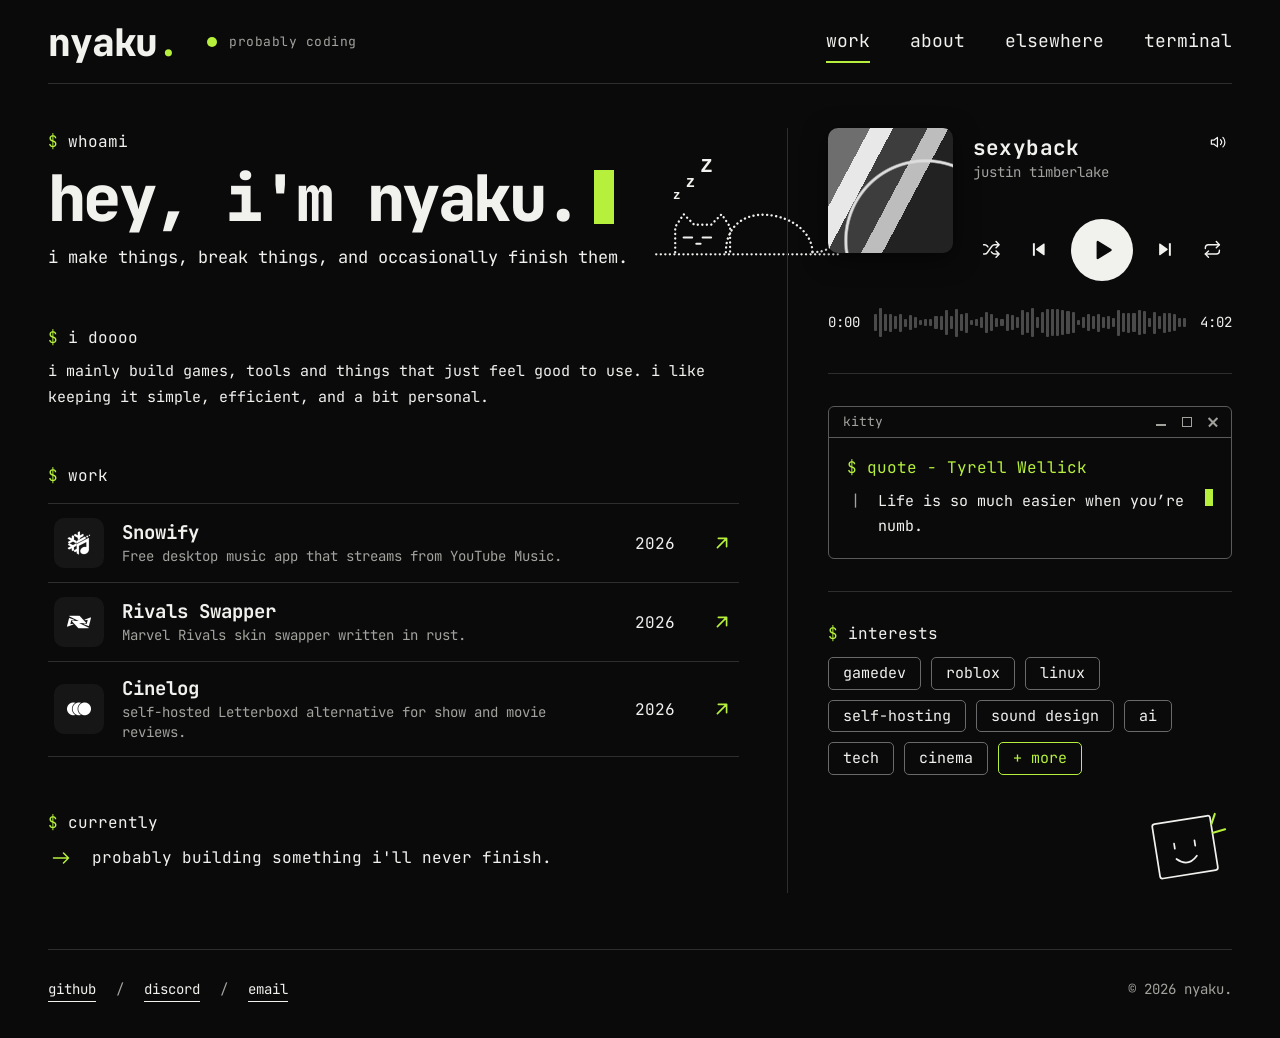
<file: index.html>
<!DOCTYPE html>
<html lang="en">
<head>
  <meta charset="UTF-8">
  <meta name="viewport" content="width=device-width, initial-scale=1">
  <title>nyaku. — work</title>
  <meta name="description" content="nyaku — i make things, break things, and occasionally finish them. games, tools, systems and sound.">
  <meta name="theme-color" content="#0a0a0b">
  <link rel="icon" href="assets/favicon.png">
  <link rel="preconnect" href="https://fonts.googleapis.com">
  <link rel="preconnect" href="https://fonts.gstatic.com" crossorigin>
  <link rel="stylesheet" href="https://fonts.googleapis.com/css2?family=JetBrains+Mono:wght@400;500;700;800&display=swap">
  <link rel="stylesheet" href="css/style.css">
</head>
<body>
<div class="wrap">

  <header class="top">
    <a class="logo" href="index.html" data-render="logo"></a>
    <span class="status"><i class="dot"></i><span data-t="status"></span></span>
    <nav>
      <a href="index.html" aria-current="page">work</a>
      <a href="about.html">about</a>
      <a href="elsewhere.html">elsewhere</a>
      <a href="terminal.html">terminal</a>
    </nav>
  </header>

  <main class="split">
    <div class="main">
      <section class="hero">
        <div>
          <p class="prompt" data-t="home.prompt"></p>
          <h1><span data-t="home.title"></span><span class="cur"></span></h1>
          <p class="lead" data-t="home.lead"></p>
        </div>
        <svg class="art cat" aria-hidden="true"><use href="assets/icons.svg#cat"/></svg>
      </section>

      <section>
        <p class="prompt" data-t="home.doPrompt"></p>
        <p data-t="home.doText"></p>
      </section>

      <section>
        <p class="prompt" data-t="home.workPrompt"></p>
        <ul class="rows" data-render="work"></ul>
      </section>

      <section>
        <p class="prompt" data-t="home.nowPrompt"></p>
        <p class="now"><svg class="i"><use href="assets/icons.svg#arrow-r"/></svg><span data-t="home.now"></span></p>
      </section>
    </div>

    <aside class="side">
      <div class="player">
        <div class="player-top">
          <div class="cover" data-p="cover" aria-hidden="true"></div>
          <div class="info">
            <b data-p="title"></b>
            <small data-p="artist"></small>
          </div>
          <div class="top-actions">
            <div class="vol">
              <button class="ic" data-p="mute" aria-label="mute"><svg class="i"><use href="assets/icons.svg#volume"/></svg></button>
              <div class="vol-pop">
                <input type="range" data-p="vol" min="0" max="100" value="30" aria-label="volume" orient="vertical">
                <span data-p="volnum">30%</span>
              </div>
            </div>
          </div>
        </div>
        <div class="controls">
          <button class="ic" data-p="shuffle" aria-label="shuffle" aria-pressed="false"><svg class="i"><use href="assets/icons.svg#shuffle"/></svg></button>
          <button class="ic" data-p="prev" aria-label="previous"><svg class="i"><use href="assets/icons.svg#prev"/></svg></button>
          <button class="play" data-p="play" aria-label="play"><svg class="i"><use href="assets/icons.svg#play"/></svg></button>
          <button class="ic" data-p="next" aria-label="next"><svg class="i"><use href="assets/icons.svg#next"/></svg></button>
          <button class="ic" data-p="repeat" aria-label="repeat" aria-pressed="false"><svg class="i"><use href="assets/icons.svg#repeat"/></svg></button>
        </div>
        <div class="seek">
          <span data-p="cur">0:00</span>
          <div class="wave" data-p="wave" role="slider" aria-valuemin="0" aria-valuemax="100" tabindex="0" aria-label="seek"></div>
          <span data-p="dur">0:00</span>
        </div>
      </div>

      <div class="term" data-render="term" data-src="home.terminal"></div>

      <section class="interests">
        <p class="prompt" data-t="home.interestsPrompt"></p>
        <ul class="tags" data-render="tags"></ul>
      </section>

      <svg class="art mascot" aria-hidden="true"><use href="assets/icons.svg#mascot"/></svg>
    </aside>
  </main>

  <footer data-render="footer"></footer>

</div>
<script src="js/content.js"></script>
<script src="js/render.js"></script>
<script src="js/player.js"></script>
<script src="js/terminal.js"></script>
<script src="js/nav.js"></script>
</body>
</html>
</file>
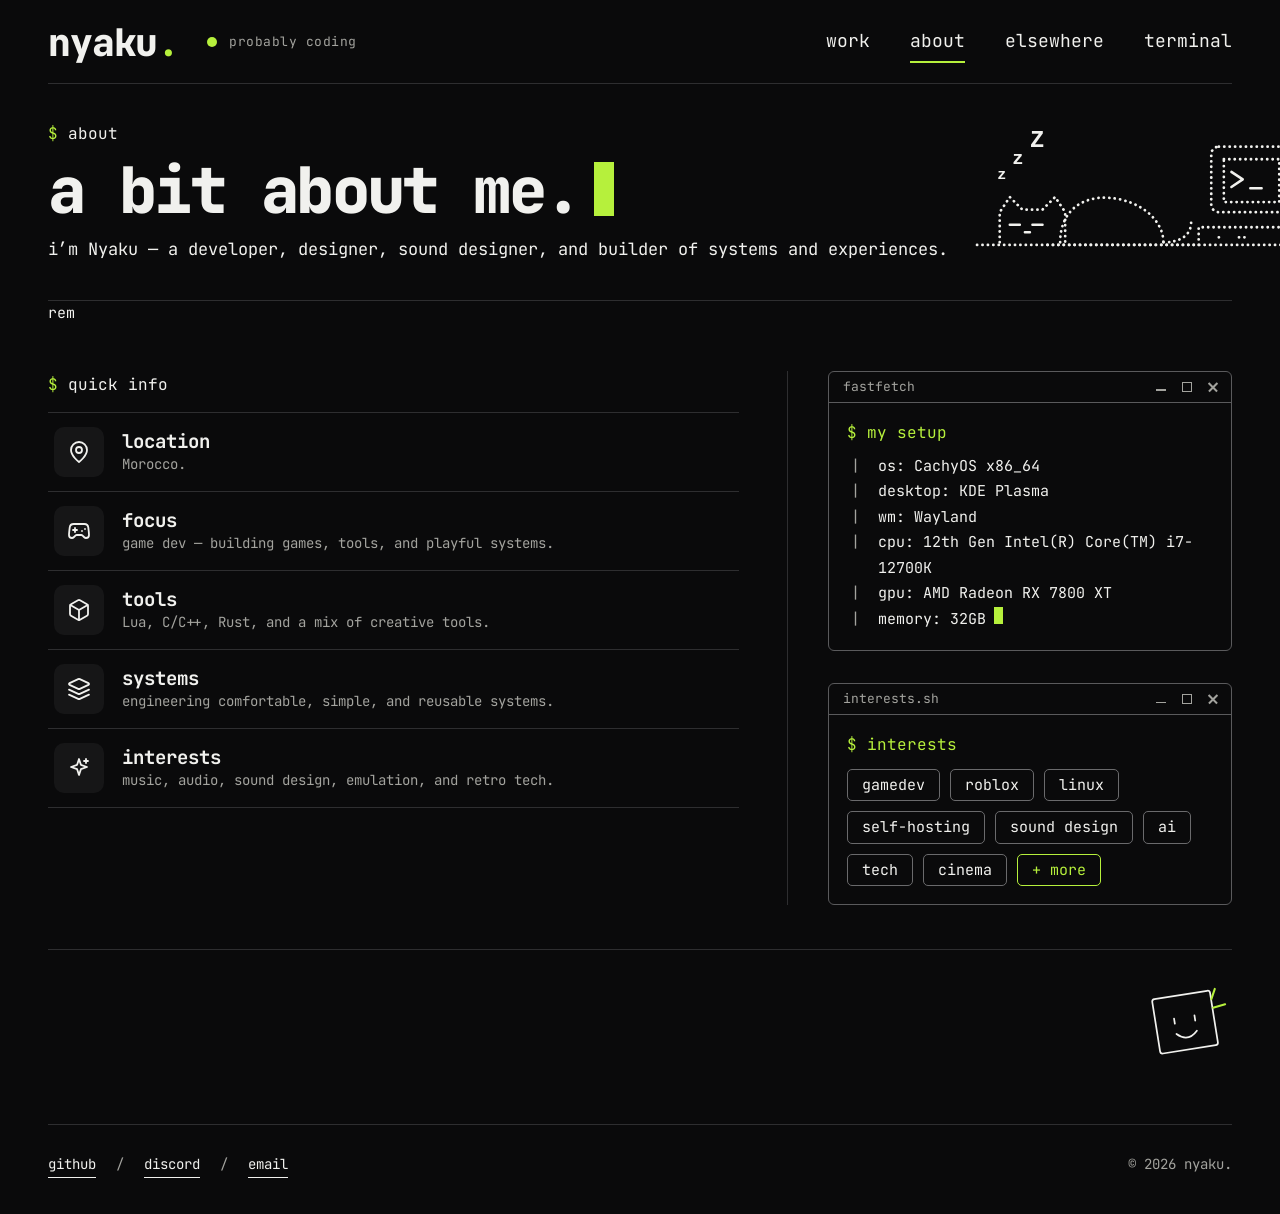
<file: about.html>
<!DOCTYPE html>
<html lang="en">
<head>
  <meta charset="UTF-8">
  <meta name="viewport" content="width=device-width, initial-scale=1">
  <title>nyaku. — about</title>
  <meta name="description" content="a bit about nyaku — developer, designer, sound designer, and builder of systems and experiences.">
  <meta name="theme-color" content="#0a0a0b">
  <link rel="icon" href="assets/favicon.png">
  <link rel="preconnect" href="https://fonts.googleapis.com">
  <link rel="preconnect" href="https://fonts.gstatic.com" crossorigin>
  <link rel="stylesheet" href="https://fonts.googleapis.com/css2?family=JetBrains+Mono:wght@400;500;700;800&display=swap">
  <link rel="stylesheet" href="css/style.css">
</head>
<body>
<div class="wrap">

  <header class="top">
    <a class="logo" href="index.html" data-render="logo"></a>
    <span class="status"><i class="dot"></i><span data-t="status"></span></span>
    <nav>
      <a href="index.html">work</a>
      <a href="about.html" aria-current="page">about</a>
      <a href="elsewhere.html">elsewhere</a>
      <a href="terminal.html">terminal</a>
    </nav>
  </header>

  <main>
    <section class="hero bordered">
      <div>
        <p class="prompt" data-t="about.prompt"></p>
        <h1><span data-t="about.title"></span><span class="cur"></span></h1>
        <p class="lead" data-t="about.lead"></p>
      </div>
      <svg class="art catpc" aria-hidden="true"><use href="assets/icons.svg#cat-pc"/></svg>
    </section>rem

    <div class="split">
      <section class="main">
        <p class="prompt" data-t="about.infoPrompt"></p>
        <ul class="rows plain" data-render="info"></ul>
      </section>

      <aside class="side">
        <div class="term" data-render="term" data-src="about.setup"></div>
        <div class="term" data-render="term" data-src="about.interestsWindow"></div>
      </aside>
    </div>

    <section class="foot-row">
      <svg class="art mascot" aria-hidden="true"><use href="assets/icons.svg#mascot"/></svg>
    </section>
  </main>

  <footer data-render="footer"></footer>

</div>
<script src="js/content.js"></script>
<script src="js/render.js"></script>
<script src="js/player.js"></script>
<script src="js/terminal.js"></script>
<script src="js/nav.js"></script>
</body>
</html>
</file>
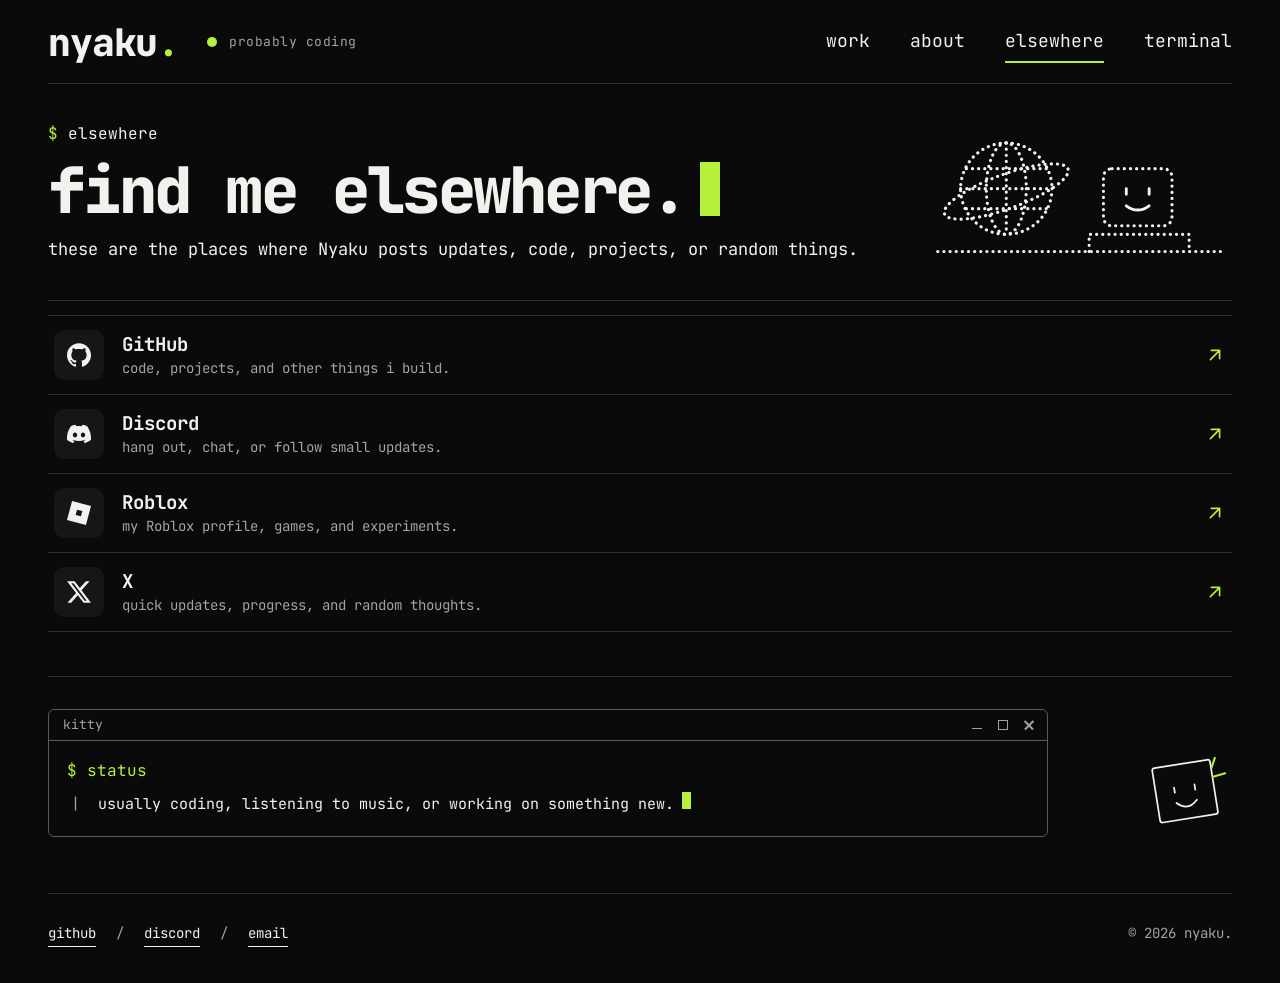
<file: elsewhere.html>
<!DOCTYPE html>
<html lang="en">
<head>
  <meta charset="UTF-8">
  <meta name="viewport" content="width=device-width, initial-scale=1">
  <title>nyaku. — elsewhere</title>
  <meta name="description" content="the places where nyaku posts updates, code, projects, or random things.">
  <meta name="theme-color" content="#0a0a0b">
  <link rel="icon" href="assets/favicon.png">
  <link rel="preconnect" href="https://fonts.googleapis.com">
  <link rel="preconnect" href="https://fonts.gstatic.com" crossorigin>
  <link rel="stylesheet" href="https://fonts.googleapis.com/css2?family=JetBrains+Mono:wght@400;500;700;800&display=swap">
  <link rel="stylesheet" href="css/style.css">
</head>
<body>
<div class="wrap">

  <header class="top">
    <a class="logo" href="index.html" data-render="logo"></a>
    <span class="status"><i class="dot"></i><span data-t="status"></span></span>
    <nav>
      <a href="index.html">work</a>
      <a href="about.html">about</a>
      <a href="elsewhere.html" aria-current="page">elsewhere</a>
      <a href="terminal.html">terminal</a>
    </nav>
  </header>

  <main>
    <section class="hero bordered">
      <div>
        <p class="prompt" data-t="elsewhere.prompt"></p>
        <h1><span data-t="elsewhere.title"></span><span class="cur"></span></h1>
        <p class="lead" data-t="elsewhere.lead"></p>
      </div>
      <svg class="art globe" aria-hidden="true"><use href="assets/icons.svg#globe"/></svg>
    </section>

    <ul class="rows" data-render="links"></ul>

    <section class="foot-row">
      <div class="term" data-render="term" data-src="elsewhere.status"></div>
      <svg class="art mascot" aria-hidden="true"><use href="assets/icons.svg#mascot"/></svg>
    </section>
  </main>

  <footer data-render="footer"></footer>

</div>
<script src="js/content.js"></script>
<script src="js/render.js"></script>
<script src="js/player.js"></script>
<script src="js/terminal.js"></script>
<script src="js/nav.js"></script>
</body>
</html>
</file>
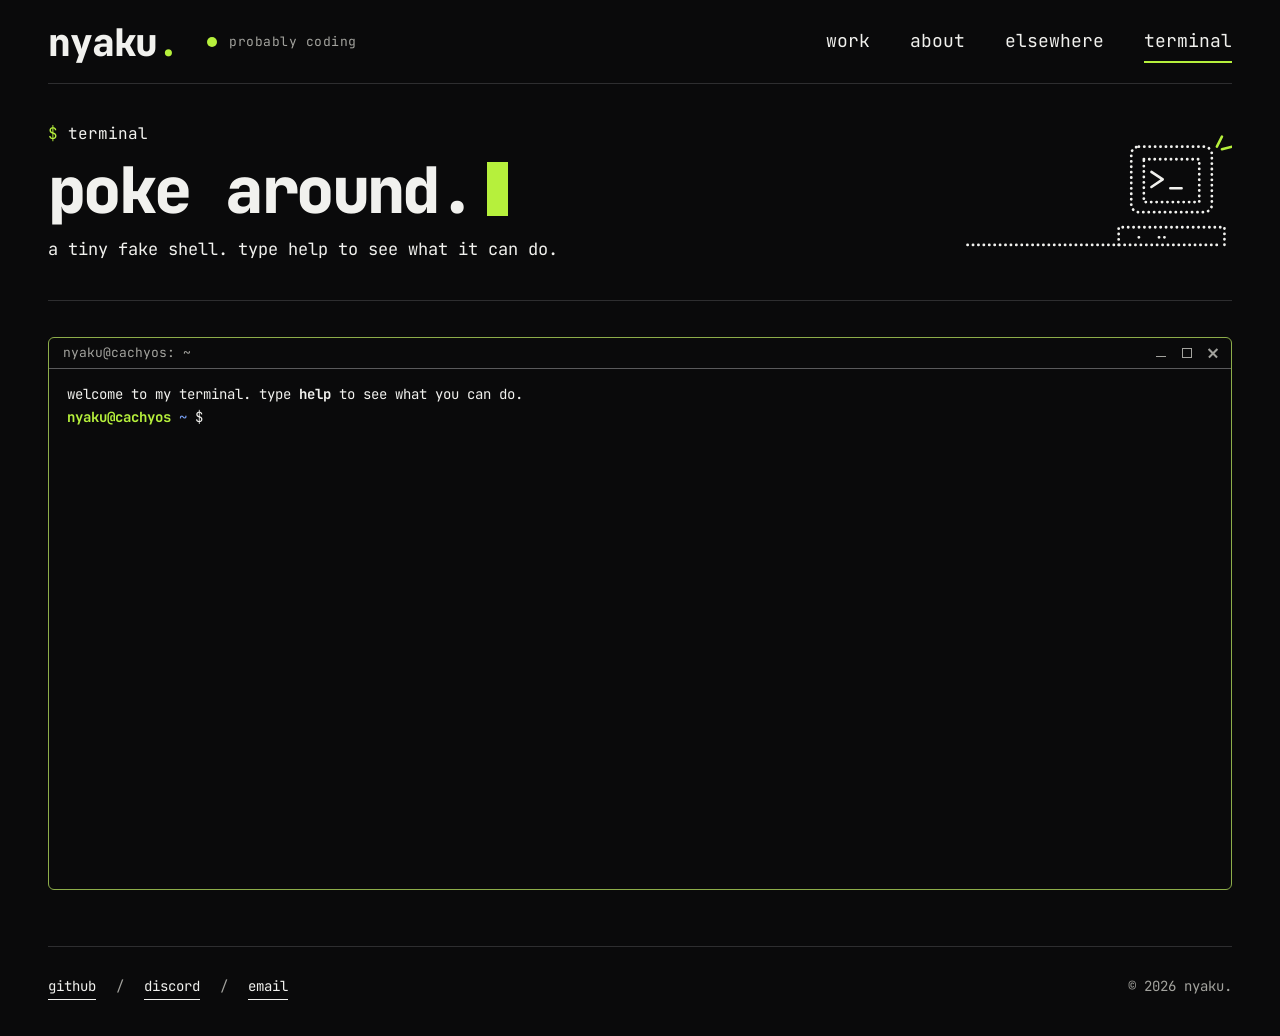
<file: terminal.html>
<!DOCTYPE html>
<html lang="en">
<head>
  <meta charset="UTF-8">
  <meta name="viewport" content="width=device-width, initial-scale=1">
  <title>nyaku. — terminal</title>
  <meta name="description" content="a tiny fake terminal. poke around.">
  <meta name="theme-color" content="#0a0a0b">
  <link rel="icon" href="assets/favicon.png">
  <link rel="preconnect" href="https://fonts.googleapis.com">
  <link rel="preconnect" href="https://fonts.gstatic.com" crossorigin>
  <link rel="stylesheet" href="https://fonts.googleapis.com/css2?family=JetBrains+Mono:wght@400;500;700;800&display=swap">
  <link rel="stylesheet" href="css/style.css">
</head>
<body>
<div class="wrap">

  <header class="top">
    <a class="logo" href="index.html" data-render="logo"></a>
    <span class="status"><i class="dot"></i><span data-t="status"></span></span>
    <nav>
      <a href="index.html">work</a>
      <a href="about.html">about</a>
      <a href="elsewhere.html">elsewhere</a>
      <a href="terminal.html" aria-current="page">terminal</a>
    </nav>
  </header>

  <main>
    <section class="hero bordered">
      <div>
        <p class="prompt" data-t="terminal.prompt"></p>
        <h1><span data-t="terminal.title"></span><span class="cur"></span></h1>
        <p class="lead" data-t="terminal.lead"></p>
      </div>
      <svg class="art catpc" aria-hidden="true"><use href="assets/icons.svg#pc"/></svg>
    </section>

    <div class="term shell" data-shell></div>
  </main>

  <footer data-render="footer"></footer>

</div>
<script src="js/content.js"></script>
<script src="js/render.js"></script>
<script src="js/player.js"></script>
<script src="js/terminal.js"></script>
<script src="js/nav.js"></script>
</body>
</html>
</file>
<file: css/style.css>
:root {
  --bg: #0a0a0b;
  --fg: #f1f1ee;
  --muted: #a3a39e;
  --line: #2e2e30;
  --panel: #161617;
  --lime: #b6f03c;
  --mono: "JetBrains Mono", ui-monospace, "DejaVu Sans Mono", Menlo, Consolas, monospace;
}
* { box-sizing: border-box; margin: 0; padding: 0; }
html { background: var(--bg); }
body {
  min-height: 100vh;
  background: var(--bg);
  color: var(--fg);
  font: 400 15px/1.7 var(--mono);
  -webkit-font-smoothing: antialiased;
}
a { color: inherit; text-decoration: none; }
ul { list-style: none; }
button { font: inherit; color: inherit; background: none; border: 0; cursor: pointer; }
:focus-visible { outline: 2px solid var(--lime); outline-offset: 3px; border-radius: 3px; }

.wrap { max-width: 1400px; margin: 0 auto; padding: 0 clamp(16px, 4vw, 48px); }
.i { width: 1.25em; height: 1.25em; flex: none; }
.art { color: var(--fg); flex: none; }

/* ---------- header / footer ---------- */
.top {
  display: flex; align-items: center; gap: 28px;
  padding: 22px 0 20px; border-bottom: 1px solid var(--line);
}
.logo { font-size: 38px; font-weight: 800; letter-spacing: -.03em; line-height: 1; }
.logo b { color: var(--lime); }
.status { display: flex; align-items: center; gap: 12px; color: var(--muted); font-size: 13px; letter-spacing: .04em; }
.dot { width: 10px; height: 10px; border-radius: 50%; background: var(--lime); animation: pulse 2.4s ease-in-out infinite; }
nav { margin-left: auto; display: flex; gap: 40px; font-size: 18px; }
nav a { padding: 4px 0; border-bottom: 2px solid transparent; transition: color .15s; }
nav a:hover { color: var(--lime); }
nav a[aria-current] { border-color: var(--lime); }

footer {
  display: flex; justify-content: space-between; flex-wrap: wrap; gap: 12px;
  margin-top: 56px; padding: 28px 0 36px; border-top: 1px solid var(--line);
  color: var(--muted); font-size: 14px;
}
.links { display: flex; gap: 20px; color: var(--fg); }
.links span { color: var(--muted); }
.links a { border-bottom: 1px solid currentColor; transition: color .15s; }
.links a:hover { color: var(--lime); }

/* ---------- type ---------- */
.prompt { color: var(--fg); font-size: 16px; margin-bottom: 8px; }
.prompt::before { content: "$ "; color: var(--lime); }
h1 { font-size: clamp(40px, 5.2vw, 64px); font-weight: 800; letter-spacing: -.04em; line-height: 1.1; }
.lead { margin-top: 10px; font-size: 17px; }
.cur {
  display: inline-block; width: .32em; height: .85em; margin-left: .22em;
  background: var(--lime); vertical-align: -.05em; animation: blink 1.1s steps(1) infinite;
}
.cur.sm { width: 9px; height: 17px; margin-left: 8px; vertical-align: -3px; }

/* ---------- layout ---------- */
.split { display: grid; grid-template-columns: minmax(0, 1.55fr) minmax(0, 1fr); gap: 0 48px; padding-top: 44px; }
.main > section + section { margin-top: 52px; }
.split > .side, .split > .main { min-width: 0; }
.side { border-left: 1px solid var(--line); padding-left: 40px; display: flex; flex-direction: column; gap: 32px; }
.hero { display: flex; align-items: center; justify-content: space-between; gap: 24px; }
.hero.bordered { padding: 36px 0; border-bottom: 1px solid var(--line); }
.hero > div { min-width: 0; }
.cat { width: 190px; height: 106px; margin-top: 20px; }
.catpc { width: 340px; height: 126px; }
.globe { width: 300px; height: 143px; }
.mascot { width: 86px; height: 86px; align-self: flex-end; }
.foot-row { display: flex; align-items: flex-end; justify-content: space-between; gap: 24px; margin-top: 44px; padding-top: 32px; border-top: 1px solid var(--line); }
.foot-row .term { flex: 1; max-width: 1000px; }
.foot-row .mascot { margin-left: auto; }
.now { display: flex; align-items: center; gap: 18px; font-size: 16px; }
.now .i { color: var(--lime); width: 26px; }

/* ---------- row lists (work / quick info / links) ---------- */
.rows { border-top: 1px solid var(--line); margin-top: 14px; }
.rows li { border-bottom: 1px solid var(--line); }
.rows li > a, .rows li:is(.plain li) { display: flex; align-items: center; gap: 18px; padding: 14px 6px; }
.rows.plain li { padding: 14px 6px; display: flex; align-items: center; gap: 18px; }
.rows > li > a { transition: background .15s; }
.rows > li > a:hover { background: #ffffff08; }
.rows > li > a:hover .go { color: var(--lime); transform: translate(2px, -2px); }
.tile { width: 50px; height: 50px; flex: none; display: grid; place-items: center; background: var(--panel); border-radius: 10px; }
.tile .i { width: 24px; height: 24px; }
.tile img.i { object-fit: contain; }
.txt { display: flex; flex-direction: column; min-width: 0; line-height: 1.4; }
.txt b { font-size: 19px; font-weight: 700; }
.txt small { font-size: 14px; color: var(--muted); }
.meta { margin-left: auto; font-size: 16px; white-space: nowrap; }
.go { color: var(--lime); width: 22px; height: 22px; transition: transform .15s; }
.rows > li > a > .go:last-child { margin-left: 18px; }
.rows > li > a > .txt + .go { margin-left: auto; }

/* ---------- terminal window ---------- */
.term { border: 1px solid #5a5a5c; border-radius: 6px; overflow: hidden; background: var(--bg); }
/* linux-style titlebar: title on the left, minimize / maximize / close on the right */
.term-bar { display: flex; align-items: center; gap: 8px; padding: 4px 6px 4px 14px; border-bottom: 1px solid #5a5a5c; }
.term-bar span { font-size: 13px; color: var(--muted); }
.wm { margin-left: auto; display: flex; gap: 2px; color: var(--muted); }
.wm i { position: relative; width: 24px; height: 22px; border-radius: 4px; }
.wm i::before, .wm i::after { content: ""; position: absolute; }
.wm .min::before { left: 7px; right: 7px; bottom: 7px; height: 1.5px; background: currentColor; }
.wm .max::before { left: 7px; top: 6px; width: 8px; height: 8px; border: 1.5px solid currentColor; }
.wm .cls::before, .wm .cls::after { left: 50%; top: 50%; width: 12px; height: 1.5px; background: currentColor; translate: -50% -50%; rotate: 45deg; }
.wm .cls::after { rotate: -45deg; }
.wm i:hover { background: #ffffff14; color: var(--fg); }
.wm .cls:hover { background: #e5484d; color: #fff; }
.term-body { padding: 16px 18px 18px; }
.term .prompt { color: var(--lime); }
.term .prompt::before { content: "$ "; }
.out { font-size: 15px; padding-left: 4px; display: flex; }
.out::before { content: "|"; color: var(--muted); margin-right: 18px; flex: none; }

/* ---------- tags ---------- */
.tags { display: flex; flex-wrap: wrap; gap: 10px; margin-top: 10px; }
.tags li { padding: 4px 14px; border: 1px solid #6a6a6c; border-radius: 5px; font-size: 15px; line-height: 1.5; }
.tags li.more { border-color: var(--lime); color: var(--lime); }
.interests { border-top: 1px solid var(--line); padding-top: 28px; }

/* ---------- player ---------- */
.player { padding-bottom: 28px; border-bottom: 1px solid var(--line); }
.player-top { display: flex; gap: 20px; align-items: flex-start; }
.cover {
  width: 125px; height: 125px; flex: none; border-radius: 10px;
  background:
    radial-gradient(circle at 78% 90%, transparent 52%, #ddd 53% 54%, transparent 55%),
    linear-gradient(118deg, #6e6e6e 0 22%, #e8e8e8 22% 34%, #3d3d3d 34% 52%, #bdbdbd 52% 63%, #222 63%);
  box-shadow: 0 6px 24px #0008;
}
.info { padding-top: 6px; display: flex; flex-direction: column; min-width: 0; }
.info b { font-size: 21px; letter-spacing: .02em; line-height: 1.3; overflow-wrap: anywhere; }
.info small { color: var(--muted); font-size: 14px; }
.ic { padding: 6px; border-radius: 6px; color: var(--fg); transition: color .15s; }
.ic .i { display: block; }
.ic:hover, .ic[aria-pressed="true"] { color: var(--lime); }
.controls { display: flex; align-items: center; justify-content: space-between; margin: -34px 0 0 144px; padding: 0 4px; }
.play { width: 62px; height: 62px; border-radius: 50%; background: var(--fg); color: var(--bg); display: grid; place-items: center; transition: transform .15s; }
.play:hover { transform: scale(1.06); }
.play .i { width: 26px; height: 26px; }
/* volume: a speaker icon next to the heart; the slider pops open on hover / focus, click mutes */
.top-actions { margin-left: auto; display: flex; align-items: center; gap: 2px; }
.vol { position: relative; font-size: 13px; }
.vol-pop {
  position: absolute; top: 100%; left: 50%; z-index: 2; display: flex; flex-direction: column; align-items: center; gap: 4px; padding: 10px 8px 8px;
  background: var(--bg); border: 1px solid #5a5a5c; border-radius: 6px; color: var(--muted);
  opacity: 0; visibility: hidden; translate: -50% -4px; transition: opacity .15s, translate .15s, visibility .15s;
}
.vol:hover .vol-pop, .vol:focus-within .vol-pop { opacity: 1; visibility: visible; translate: -50% 0; }
.vol-pop span { min-width: 4ch; text-align: center; }
.vol input {
  writing-mode: vertical-lr; direction: rtl; /* vertical slider, up = louder */
  width: 20px; height: 100px; appearance: none; -webkit-appearance: none; cursor: pointer;
  background: linear-gradient(to top, var(--lime) var(--p, 0%), #3a3a3c var(--p, 0%)) center / 3px 100% no-repeat;
}
.vol input::-webkit-slider-thumb { -webkit-appearance: none; width: 11px; height: 11px; border-radius: 50%; background: var(--fg); border: 0; }
.vol input::-moz-range-thumb { width: 11px; height: 11px; border: 0; border-radius: 50%; background: var(--fg); }
.seek { display: flex; align-items: center; gap: 14px; margin-top: 20px; font-size: 14px; }
.seek span { width: 4ch; flex: none; }
.seek span:last-child { text-align: right; }
.wave { flex: 1; min-width: 0; display: flex; align-items: center; gap: 2px; height: 44px; cursor: pointer; touch-action: none; user-select: none; }
.wave i { flex: 1; min-width: 0; border-radius: 1px; background: #4a4a4a; transition: background .12s; }
.wave:hover i:not(.on) { background: #6a6a6c; }
.wave i.on { background: var(--lime); }

@media (min-width: 1280px) { .lead { white-space: nowrap; } .hero > div { flex: none; } }

/* ---------- motion ---------- */
@keyframes blink { 50% { opacity: 0; } }
@keyframes pulse { 50% { opacity: .35; } }
@media (prefers-reduced-motion: reduce) { .cur, .dot, .mini { animation: none; } * { transition: none !important; } }

/* ---------- responsive ---------- */
@media (max-width: 960px) {
  .split { grid-template-columns: 1fr; gap: 48px; }
  .side { border-left: 0; padding-left: 0; border-top: 1px solid var(--line); padding-top: 40px; }
  .catpc, .globe { width: 220px; height: auto; }
}
@media (max-width: 640px) {
  .top { flex-wrap: wrap; gap: 12px 20px; }
  nav { margin-left: 0; width: 100%; gap: 28px; font-size: 16px; }
  .logo { font-size: 32px; }
  .hero .art { display: none; }
  .meta { display: none; }
  .foot-row { flex-direction: column; align-items: flex-start; }
  .mascot { align-self: flex-end; }
  .now { align-items: flex-start; }
  .txt b { font-size: 17px; }
}

/* ---------- mini player: one flat row, shown on every page except the one with the full player ---------- */
.mini {
  position: fixed; left: 50%; translate: -50% 0; bottom: 16px; z-index: 10; width: min(360px, calc(100vw - 32px));
  display: flex; align-items: center; gap: 6px; padding: 10px 10px 12px 12px; overflow: hidden;
  background: var(--bg); border: 1px solid #5a5a5c; border-radius: 10px; animation: mini-in .25s ease-out;
}
.mini[hidden] { display: none; }
.mini .cover { width: 40px; height: 40px; border-radius: 6px; margin-right: 6px; box-shadow: none; }
.mini .info { padding: 0; flex: 1; }
.mini .info b { font-size: 14px; line-height: 1.3; white-space: nowrap; overflow: hidden; text-overflow: ellipsis; }
.mini .info small { font-size: 12px; white-space: nowrap; overflow: hidden; text-overflow: ellipsis; }
.mini .ic { padding: 4px; }
.mini .ic .i { width: 18px; height: 18px; }
.mini .play { width: 32px; height: 32px; flex: none; }
.mini .play .i { width: 14px; height: 14px; }
.mini .close { color: var(--muted); margin-left: 4px; }
.mini .close:hover { color: var(--fg); }
.mini-line { position: absolute; left: 0; right: 0; bottom: 0; height: 2px; background: #2e2e30; }
.mini-line::after { content: ""; display: block; height: 100%; width: var(--p, 0%); background: var(--lime); }
body.has-mini { padding-bottom: 90px; }
@keyframes mini-in { from { opacity: 0; transform: translateY(12px); } }

/* ---------- terminal page ---------- */
.shell { margin-top: 36px; }
.shell:focus-within { border-color: color-mix(in srgb, var(--lime) 55%, #5a5a5c); }
.sh { height: min(520px, 62vh); overflow-y: auto; cursor: text; font-size: 14px; padding: 14px 18px; }
.sh .ln, .sh-line { white-space: pre-wrap; overflow-wrap: anywhere; line-height: 1.6; }
.sh .ln:empty { min-height: 1.6em; }
.sh-line { display: flex; gap: 1ch; align-items: baseline; }
.sh .ps b { color: var(--lime); }
.sh .ps i { color: #7aa2f7; font-style: normal; }
.sh-in { flex: 1; min-width: 0; padding: 0; background: none; border: 0; outline: 0; color: var(--fg); font: inherit; caret-color: var(--lime); }
.sh .ls { display: flex; flex-wrap: wrap; gap: 0 2ch; }
.sh .d { color: #7aa2f7; font-weight: 700; }
.sh .x { color: var(--lime); font-weight: 700; }
.sh .dim { color: var(--muted); }
.sh .help { display: grid; grid-template-columns: max-content 1fr; gap: 0 3ch; }
.sh .help b { color: var(--lime); }
.sh .help span { color: var(--muted); }
.sh .ff { display: flex; flex-wrap: wrap; gap: 0 3ch; }
.sh .ff pre { margin: 0; font: inherit; line-height: 1.3; color: var(--lime); }
.sh .k { color: var(--lime); font-weight: 700; }
.sh .pal span { display: inline-block; width: 3ch; height: 1.1em; vertical-align: middle; }

/* ---------- ./ocarina.sh (full-screen app inside the shell window) ---------- */
.sh.app { height: auto; overflow: visible; cursor: default; container-type: inline-size; }
.sh.app .sh-out, .sh.app .sh-line { display: none; }
.tui { display: grid; grid-template-columns: max-content minmax(260px, 1fr); gap: 20px 36px; line-height: 1.6; }
.tui .dim { color: var(--muted); }
.tui b { font-weight: 700; }
.tui-hd { display: flex; justify-content: space-between; gap: 2ch; padding-bottom: 6px; margin-bottom: 8px; border-bottom: 1px solid #3a3a3c; }
.tui-hd b { color: var(--lime); letter-spacing: .08em; }
.tui-hd span { color: var(--muted); }
.tui-art { margin: 0; font: inherit; font-size: 8px; line-height: 1.2; white-space: pre; overflow: hidden; transition: filter .15s; }
.tui.playing .tui-art { filter: brightness(1.3) saturate(1.25); }
.tui-keys { display: flex; flex-wrap: wrap; gap: 8px 2ch; margin-top: 14px; }
.key { display: inline-flex; gap: 1ch; padding: 1px 1.2ch; border: 1px solid #5a5a5c; border-radius: 4px; cursor: pointer; user-select: none; touch-action: none; transition: background .08s, color .08s; }
.key b { font-weight: 800; }
.key i { font-style: normal; color: var(--muted); }
.key.on { background: var(--lime); border-color: var(--lime); color: #0a0a0b; }
.key.on i { color: #0a0a0b; }
.tui-line { display: flex; gap: 2ch; align-items: baseline; margin-top: 10px; min-height: 1.6em; }
.pn { margin-right: 1ch; color: var(--fg); }
.tui-prac { margin-top: 18px; padding-top: 14px; border-top: 1px solid #3a3a3c; }
.tui-name { font-size: 20px; font-weight: 800; margin-top: 2px; }
.tui-seq { margin: 10px 0 6px; font-size: 18px; }
.sn { display: inline-block; min-width: 2ch; margin-right: 1.4ch; text-align: center; color: var(--muted); }
.sn.played { color: var(--lime); }
.sn.next { color: var(--fg); border-bottom: 2px solid var(--lime); }
.tui-status { min-height: 1.6em; }
.tui-acts { display: flex; flex-wrap: wrap; gap: 0 3ch; margin-top: 8px; }
.tui button { padding: 0; font: inherit; color: var(--lime); cursor: pointer; }
.tui button:hover { text-decoration: underline; }
.tui-songs { margin-bottom: 14px; }
.song { display: grid; grid-template-columns: 2ch 3ch 1fr auto 3ch; gap: 0 1ch; padding: 1px 0; cursor: pointer; }
.song:hover { color: var(--lime); }
.song.sel { color: var(--lime); font-weight: 700; }
.song .x { text-align: right; }
.tui-foot { grid-column: 1 / -1; padding-top: 10px; border-top: 1px solid #3a3a3c; }
.tui-foot span { color: var(--fg); }
@container (max-width: 1000px) {
  .tui { grid-template-columns: minmax(0, 1fr); }
  .tui-art { font-size: max(4px, min(8px, calc(100cqw / 58))); }
}

.sh .et { color: #7aa2f7; }
</file>
